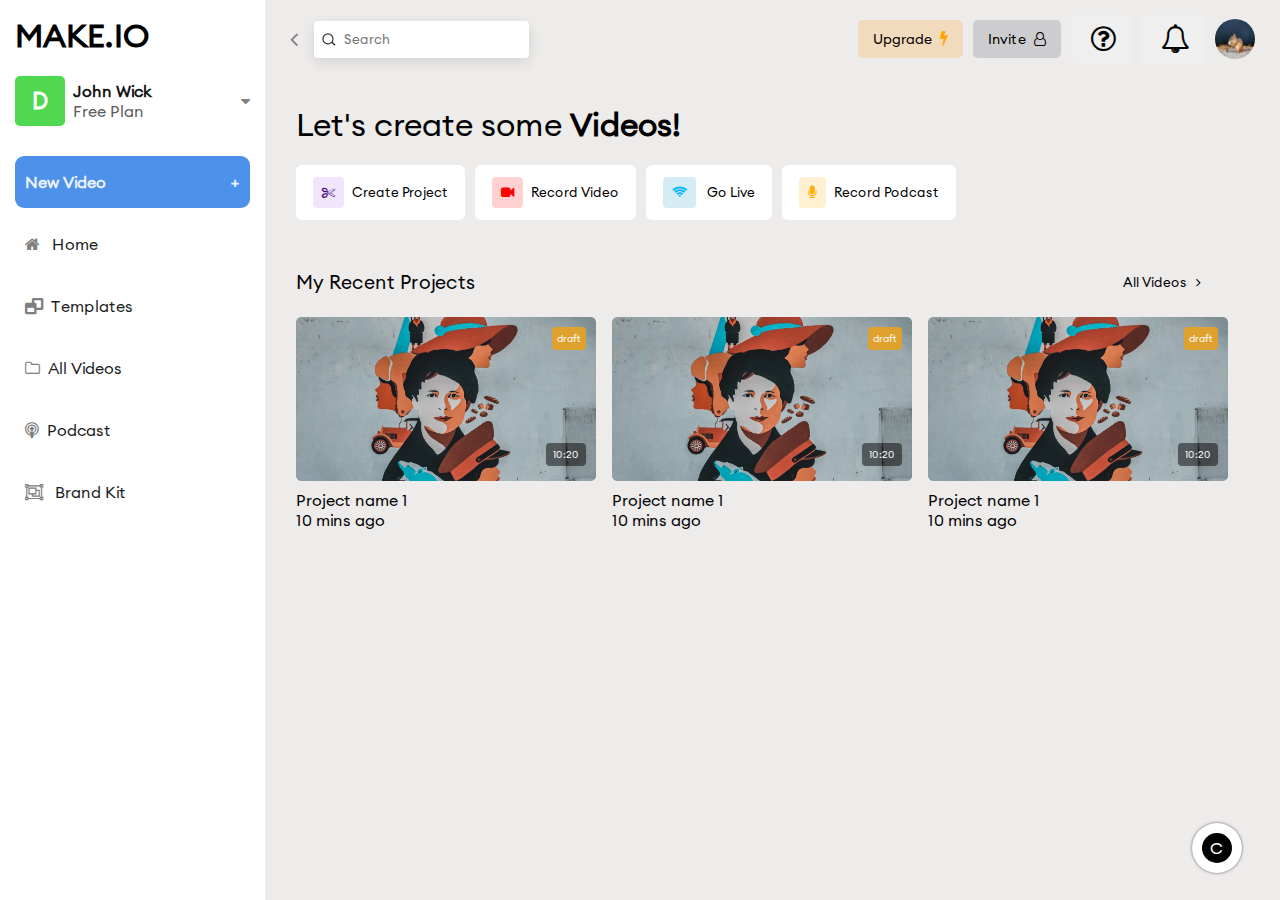
<file: index.html>
<!DOCTYPE html>
<html lang="en">
<head>
  <meta charset="UTF-8">
  <meta name="viewport" content="width=device-width, initial-scale=1.0">
  <title>MAKE.IO</title>
  <link rel="shortcut icon" href="./image/pexels-tobias-bjørkli-2236382.png" type="image/x-icon">
  <link rel="stylesheet" href="./styles/main.css">
  <link rel="stylesheet" href="https://cdnjs.cloudflare.com/ajax/libs/font-awesome/4.7.0/css/font-awesome.min.css">
</head>
<body>
  <div class="main-container">
    <div class="left-side">
      <div class="logo">make.io</div>
      <div class="user-info">
        <div class="user-logo">D</div>
        <div class="user-name">
          <h2>John Wick</h2>
          <p>Free Plan</p>
        </div>
        <i class="fa fa-caret-down" aria-hidden="true"></i>
      </div>
      <div class="btn-new side-bar-tab">
        <button>New Video </button>
        <span>+</span>
      </div>
      <div class="side-bar-tabs">
        <ul>
          <li class="side-bar-tab"><i class="fa fa-home" aria-hidden="true"></i> Home</li>
          <li class="side-bar-tab"><i class="fa fa-window-restore" aria-hidden="true"></i>Templates</li>
          <li class="side-bar-tab"><i class="fa fa-folder-o" aria-hidden="true"></i>All Videos</li>
          <li class="side-bar-tab"><i class="fa fa-podcast" aria-hidden="true"></i>Podcast</li>
          <li class="side-bar-tab"><i class="fa fa-object-group" aria-hidden="true"></i> brand kit</li>
        </ul>
      </div>
    </div>
    <div class="right-side">
      <div class="header-dashboard">
        <div class="left-header-part">
          <i class="fa fa-angle-left" aria-hidden="true"></i>
          <div class="search-bar">
            <img src="./image/Component 32.svg" alt="">
            <input type="search" placeholder="Search" />
          </div>
        </div>
        <div class="right-header-part">
          <button class="upgrade"> upgrade <i class="fa fa-bolt" aria-hidden="true"></i></button>
          <button class="invite">invite <i class="fa fa-user-o" aria-hidden="true"></i></button>
          <button class="icon-big"><i class="fa fa-question-circle-o" aria-hidden="true"></i></button>
          <button class="icon-big"><i class="fa fa-bell-o" aria-hidden="true"></i></button>
          <div class="user-circle">
            <img src="./image/pexels-tetyana-kovyrina-1692984 (1).jpg" alt="">
          </div>
        </div>
      </div>
      <div class="project-functions">
        <p>Let's create some <b>Videos!</b></p>
        <div class="action-buttons">
          <button><i class="fa fa-scissors" aria-hidden="true"></i>Create Project</button>
          <button><i class="fa fa-video-camera" aria-hidden="true"></i>Record Video</button>
          <button><i class="fa fa-wifi" aria-hidden="true"></i> Go Live</button>
          <button><i class="fa fa-microphone" aria-hidden="true"></i>Record Podcast</button>
        </div>
      </div>
      <div class="my-recent-videos project-functions">
        <div class="recent-video-header-line">
          <p>My Recent Projects</p>
          <button>All Videos &nbsp; <i class="fa fa-angle-right" aria-hidden="true"></i></button>
        </div>
        <div class="recent-projects">
          <a href="./editor.html">
            <div class="recent-project">
              <img src="./image/pexels-tobias-bjørkli-2236382@2x.png" alt="">
              <p>Project name 1</p>
              <p>10 mins ago</p>
              <span class="project-time">10:20</span>
              <span class="project-label">draft</span>
            </div>
          </a>

          <a href="./editor.html">
            <div class="recent-project">
              <img src="./image/pexels-tobias-bjørkli-2236382@2x.png" alt="">
              <p>Project name 1</p>
              <p>10 mins ago</p>
              <span class="project-time">10:20</span>
              <span class="project-label">draft</span>
            </div>
          </a>
          <a href="./editor.html">
            <div class="recent-project">
              <img src="./image/pexels-tobias-bjørkli-2236382@2x.png" alt="">
              <p>Project name 1</p>
              <p>10 mins ago</p>
              <span class="project-time">10:20</span>
              <span class="project-label">draft</span>
            </div>
          </a>
        </div>
      </div>
    </div>
  </div>
  <div class="chat-icon">
    <span>C</span>
  </div>
</body>
</html>
</file>
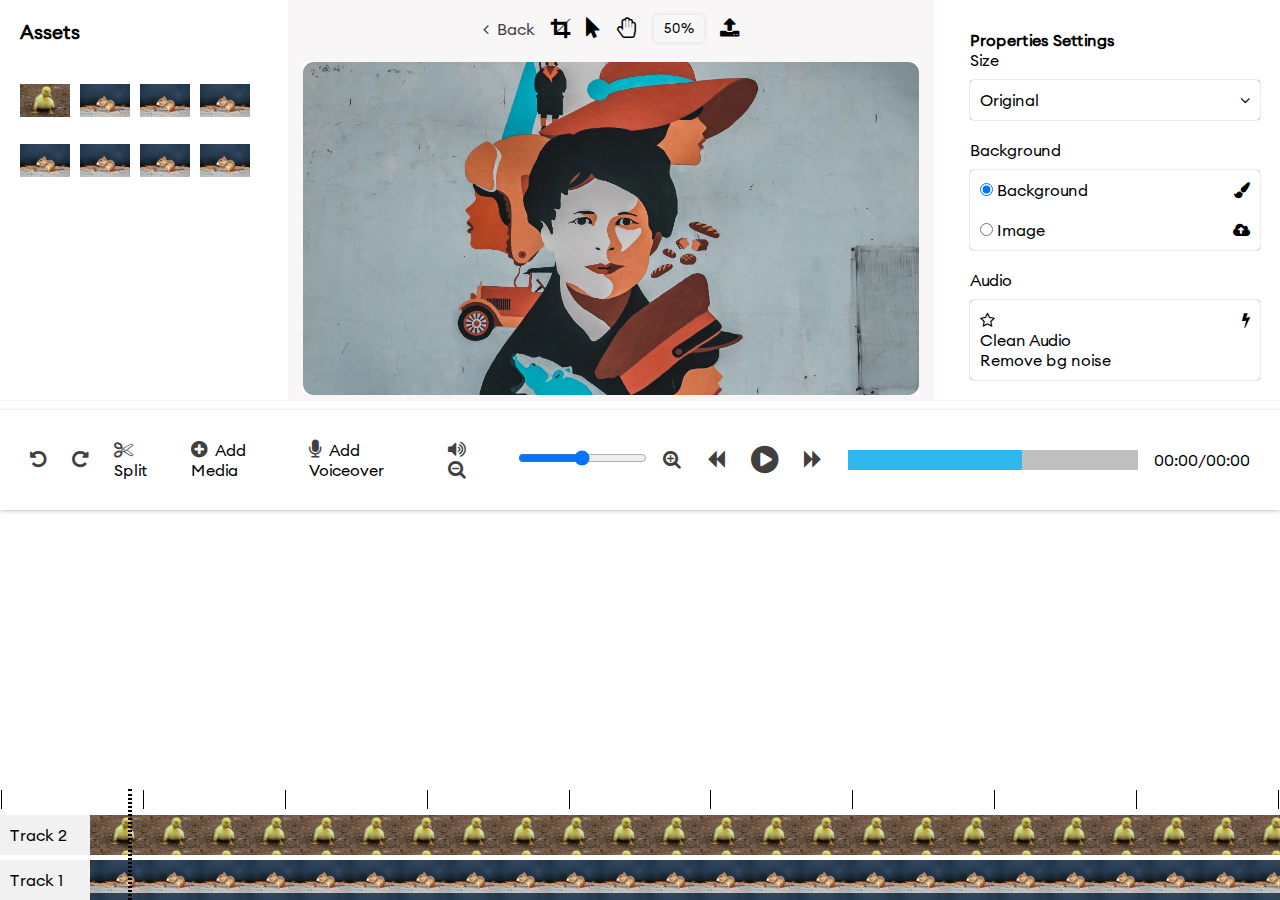
<file: editor.html>
<!DOCTYPE html>
<html lang="en">

<head>
    <meta charset="UTF-8">
    <meta name="viewport" content="width=device-width, initial-scale=1.0">
    <title>MAKE.IO</title>
  <link rel="shortcut icon" href="./image/pexels-tobias-bjørkli-2236382.png" type="image/x-icon">
  
    <link rel="stylesheet" href="./styles/editor.css">
    <link rel="stylesheet" href="https://cdnjs.cloudflare.com/ajax/libs/font-awesome/4.7.0/css/font-awesome.min.css">
</head>

<body>
    <div class="main-container">
        <div class="assets-container">
            <p>Assets</p>
            <div class="assets">
                <div class="asset-box">
                    <img src="./image/pexels-pixabay-162140 (1).jpg" alt="">
                </div>
                <div class="asset-box">
                    <img src="./image/pexels-tetyana-kovyrina-1692984 (1).jpg" alt="">
                </div>
                <div class="asset-box">
                    <img src="./image/pexels-tetyana-kovyrina-1692984 (1).jpg" alt="">
                </div>
                <div class="asset-box">
                    <img src="./image/pexels-tetyana-kovyrina-1692984 (1).jpg" alt="">
                </div>
                <div class="asset-box">
                    <img src="./image/pexels-tetyana-kovyrina-1692984 (1).jpg" alt="">
                </div>
                <div class="asset-box">
                    <img src="./image/pexels-tetyana-kovyrina-1692984 (1).jpg" alt="">
                </div>
                <div class="asset-box">
                    <img src="./image/pexels-tetyana-kovyrina-1692984 (1).jpg" alt="">
                </div>
                <div class="asset-box">
                    <img src="./image/pexels-tetyana-kovyrina-1692984 (1).jpg" alt="">
                </div>
            </div>
            <div class="asset-add-buttons">
                <i class="fa fa-plus-square" aria-hidden="true"></i>
                <i class="fa fa-list" aria-hidden="true"></i>
                <i class="fa fa-th" aria-hidden="true"></i>
            </div>
        </div>
        <div class="video-container">
            <div class="video-format">
                <a href="./index.html"><i class="fa fa-angle-left"></i> &nbsp;Back</a>
                <button><i class="fa fa-crop" aria-hidden="true"></i></button>
                <button><i class="fa fa-mouse-pointer" aria-hidden="true"></i></button>
                <button><i class="fa fa-hand-paper-o" aria-hidden="true"></i></button>
                <button class="size">50%</button>
                <div class="export-button">
                    <button><i class="fa fa-upload" aria-hidden="true"></i></button>
                </div>
            </div>
            <div class="video-frame">
                <img src="./image/pexels-tobias-bjørkli-2236382@2x.png" alt="">
            </div>
        </div>
        <div class="properties-container">
            <div class="properties-wrapper">
                <h4>Properties Settings</h4>
                <p>Size</p>
                <div class="property-box">
                    <p>Original</p>
                    <span><i class="fa fa-angle-down" aria-hidden="true"></i></span>
                </div>
                <p>Background</p>
                <div class=" background-box">
                    <div class="bg-box">
                        <div>
                            <input type="radio" checked name="bg">
                            <label for="">Background</label>
                        </div>

                        <i class="fa fa-paint-brush" aria-hidden="true"></i>
                    </div>
                    <div class="bg-box">
                        <div>
                            <input type="radio" name="bg">
                            <label for="">Image</label>
                        </div>

                        <i class="fa fa-cloud-upload" aria-hidden="true"></i>
                        <!-- <input type="image"> -->
                    </div>
                </div>
                <p>Audio</p>
                <div class="property-box">
                    <div>
                        <i class="fa fa-star-o" aria-hidden="true"></i>
                        <p>Clean Audio</p>
                        <p>Remove bg noise</p>
                    </div>
                    <span><i class="fa fa-bolt" aria-hidden="true"></i></span>
                </div>
                <p>Duration</p>
                <div class="property-box">
                    <p>10:10</p>
                    <span><i class="fa fa-clock-o" aria-hidden="true"></i></span>
                </div>
            </div>
        </div>
    </div>
    <div class="play-controller">
        <p><i class="fa fa-undo" aria-hidden="true"></i></p>
        <p><i class="fa fa-repeat" aria-hidden="true"></i></p>
        <p><i class="fa fa-scissors" aria-hidden="true"></i> Split</p>
        <p><i class="fa fa-plus-circle" aria-hidden="true"></i> add media</p>
        <p><i class="fa fa-microphone" aria-hidden="true"></i> add voiceover</p>
        <p><i class="fa fa-volume-up" aria-hidden="true"></i>&nbsp; <i class="fa fa-search-minus"
                aria-hidden="true"></i></p>
        <div class="sound-bar">
            <input type="range" name="" id="">
        </div>
        <p><i class="fa fa-search-plus" aria-hidden="true"></i></p>
        <p><i class="fa fa-backward" aria-hidden="true"></i></p>
        <p><i class="fa fa-play-circle" aria-hidden="true"></i></p>
        <p><i class="fa fa-forward" aria-hidden="true"></i></p>
        <div class="duration-time">
            <div class="duration-roller"></div>
        </div>
        00:00/00:00
    </div>
    <div class="editor-controll-panel">
        <div class="selector-track"></div>
        <div class="scale-base">
            <div class="tick"></div>
            <div class="tick"></div>
            <div class="tick"></div>
            <div class="tick"></div>
            <div class="tick"></div>
            <div class="tick"></div>
            <div class="tick"></div>
            <div class="tick"></div>
            <div class="tick"></div>
            <div class="tick"></div>
        </div>
        <div class="tracks-wrapper">
            <div class="track track2">
                <div class="track-name">Track 2</div>
            </div>
            <div class="track track1">
                <div class="track-name">Track 1</div>
            </div>
        </div>
    </div>
</body>

</html>
</file>
<file: styles/main.css>
@font-face {
  font-family: Euclidcircular;
  src: url(../font/euclid-circular-a/Euclid\ Circular\ A\ Regular.ttf);
}
*{
    padding: 0;
    margin: 0;
    box-sizing: border-box;
    font-family: Euclidcircular,sans-serif;
}
body{
    padding: 0;
    margin: 0;
    background-color: #eeebeb;
}

.main-container{
    width: 100%;
    display: flex;
    align-items: flex-start;
}

/*left side bar styling */

.left-side{
    width: 330px;
    min-height: 100vh;
    /* border: 2px solid red; */
    padding: 15px;
    background-color: #fff;
}

.logo{
    font-size: 2rem;
    text-transform: uppercase;
    font-weight: bold;
}

.user-info{
    /* border: 1px solid red; */
    display: flex;
    align-items: center;
    gap: 8px;
    margin: 20px auto;
}
.user-logo{
    width: 50px;
    height: 50px;
    background-color: rgb(81, 216, 81);
    border-radius: 5px;
    display: flex;
    align-items: center;
    justify-content: center;
    color: #fff;
    font-size: 1.4rem;
    font-weight: bold;
}
.user-name{
    flex: 1;
}
.user-info i{
    color: gray;
}
.user-name h2{
    font-size: 1rem;
    color: rgba(0, 0, 0, 0.904);
}
.user-name p{
    color: #5e5c5c;
}


.btn-new{
    margin-top: 30px !important; 
    background-color: rgba(57, 133, 233, 0.897);
    display: flex;
    align-items: center;
    justify-content: space-between;
    cursor: pointer;
}

.btn-new:hover{
    background-color: rgba(57, 133, 233, 0.575);
}

.side-bar-tab{
    width: 100%;
    padding: 16px 10px;
    /* background-color: rgba(57, 133, 233, 0.897); */
    border-radius: 9px;
    margin: 10px auto;
}
.side-bar-tabs ul{
    list-style: none;
    color: rgb(31, 31, 31);
    text-transform: capitalize;
}
.side-bar-tabs ul li:hover{
    background-color: #d4cece;
    cursor: pointer;
    color: #000000;
}
.side-bar-tab i{
    margin-right: 8px;
    color: gray;
}
.btn-new button{
    outline: none;
    background-color: transparent;
    border: none;
    display: flex;
    align-items: center;
    justify-content: space-between;
}
.btn-new button,.btn-new span{
    color: #ffffffe3;
    font-size: 16px;
    font-weight: bold;
}

.right-side{
    width: 100%;
    min-height: 100vh;
    /* border: 2px solid yellow; */
    padding: 15px 25px;
}

.header-dashboard{
    /* border: 1px solid red; */
    /* padding: 15px; */
    display: flex;
    align-items: center;
    justify-content: space-between;
}
.left-header-part{
    display: flex;
    align-items: center;
    gap: 1rem;
}
.left-header-part i{
    font-size: 1.4rem;
    color: grey;   
}

.search-bar{
    background-color: #fff;
    padding: 5px;
    box-shadow: 0px 4px 13px #0000001c;
    border-radius: 4px;
    display: flex;
    align-items: center;
}

.search-bar input{
    outline: none;
    border: none;
    background-color: transparent;
    padding: 5px;
}

.user-circle{
    width: 40px;
    height: 40px;
    /* background-color: #000000; */
    border-radius: 50%;
    overflow: hidden;
}
.user-circle img{
    width: 100%;
    height: 100%;
}


.right-header-part{
    display: flex;
    align-items: center;
    gap: 10px;
}

.right-header-part button{
    padding: 10px 15px;
    font-size: 14px;
    border: none;
    outline: none;
    border-radius: 5px;
    text-transform: capitalize;   
}
.right-header-part button > i{
   margin-left: 5px;
}


.upgrade{
    background-color: rgba(255, 166, 33, 0.233);
}
.upgrade > i{
    color: orange;
    font-size: 1rem;
}


.icon-big> i{
    font-size: 1.8rem;
    color: #030303;
}

.invite{
    background-color: rgba(80, 88, 100, 0.205);
}

.project-functions{
    padding: 40px 6px 10px 6px;
}

.project-functions> p{
    font-size: 2rem;
    font-weight: normal;
    padding-bottom: 20px;
}

.action-buttons{
    display: flex;
    align-items: center;
    gap: 10px;
}
.action-buttons button{
    /* width: 160px; */
    border: none;
    cursor: pointer;
    outline: none;
    background-color: #fff;
    padding: 12px 17px;
    border-radius: 6px;
}
.action-buttons button > i{
    margin-right: 8px;
    padding: 9px;
    /* border: 1px solid red; */
    border-radius: 4px;
    color: #030303;
}
.action-buttons button .fa-scissors{
    background-color: rgba(179, 111, 243, 0.185);
    color: rgb(66, 0, 121);
}
.action-buttons button .fa-video-camera{
    background-color: rgba(255, 0, 0, 0.18);
    color: red;
}
.action-buttons button .fa-wifi{
    background-color: rgba(25, 152, 202, 0.18);
    color: rgb(0, 183, 255);
}
.action-buttons button .fa-microphone{
    background-color: rgba(255, 174, 0, 0.18);
    color:rgb(255, 174, 0);
   
}
.recent-video-header-line{
    max-width: 95%;
    display: flex;
    align-items: center;
    justify-content: space-between;
}

.recent-video-header-line p{
    font-size: 1.2rem;
    color: #030303;
}

.recent-video-header-line button{
    outline: none;
    border: none;
    background-color: transparent;
}

.recent-projects{
    margin-top: 23px;
    display: flex;
    align-items: flex-start;
    gap: 1rem;
}
.recent-project{
    width: 300px;
    position: relative;
    top: 0;
    left: 0;
    bottom: 0;
    right: 0;
}

.recent-project img{
    width: 100%;
    padding-bottom: 5px;
}

.project-time{
    background-color: #03030381;
    position: absolute;
    right: 10px;
    bottom: 30%;
    color: #fff;
    padding: 5px 7px;
    font-size: 10px;
    border-radius: 4px;
}

.project-label{
    background-color: rgb(223, 161, 46);
    padding: 5px;
    font-size: 10px;
    text-transform: capitalize;
    border-radius: 4px;
    color: #fff;
    position: absolute;
    top: 10px;
    right: 10px;
}

a{
    text-decoration: none;
    color: #030303;
}

.chat-icon{
    width: 50px;
    height: 50px;
    background-color: #fff;
    border-radius: 50%;
    position: absolute;
    bottom: 3%;
    right: 3%;
    display: flex;
    align-items: center;
    justify-content: center;
    box-shadow: 0px 0px 3px #5e5c5c;
}
.chat-icon span{
    height: 30px;
    width: 30px;
    padding: 5px;
    background-color: #000000;
    border-radius: 50%;
    color: #fff;
    display: flex;
    align-items: center;
    justify-content: center;
}
</file>
<file: styles/editor.css>
@font-face {
    font-family: Euclidcircular;
    src: url(../font/euclid-circular-a/Euclid\ Circular\ A\ Regular.ttf);
}
*{
    margin: 0;
    padding: 0;
    box-sizing: border-box;
    font-family: Euclidcircular,sans-serif;
}
body{
 margin: 0;   
 padding: 0;
 background-color: #fff;
}

.main-container{
    /* padding: 10px; */
    display: flex;
    height: 400px;
    /* align-items: flex-start; */
    gap: 1rem;
    overflow: hidden;
    box-shadow: 0px 0px 1px silver;
}

.assets-container{
    min-width: 270px;
    /* border: 1px solid red; */
    padding: 20px 20px;
    min-height: 100vh;
    overflow: scroll;
    position: relative;
    top: 0;
    left: 0;
    right: 0;
    bottom: 0;
}

.assets-container p{
    font-size: 1.2rem;
    font-weight: bold;
}

.asset-add-buttons{
    /* border: 2px solid red; */
    position: absolute;
    bottom: 36%;
    right: 20px;
    display: flex;
    align-items: center;
    gap: 10px;
}

.assets{
    display: flex;
    align-items: flex-start;
    /* justify-content: space-between; */
    /* margin-top: 19px; */
    padding-top: 40px;
    gap: 10px;
    flex-wrap: wrap;
}

.asset-box{
    width: 50px;
    height: 50px;
    /* background-color: rgb(236, 172, 52); */
    /* border: 1px solid red; */
}

.video-container{
    width: 100%;
    /* border: 1px solid red; */
    padding: 15px;
    background-color: #f8f6f6;
    box-sizing: border-box;
}

.video-format{
    display: flex;
    align-items: center;
    justify-content: center;
    gap: 1rem;
}
.video-format button{
    outline: none;
    border: none;
    background-color: transparent;
}
.video-format button i{
    font-size: 1.3rem;
}
.video-frame{
    width: 100%;
    /* border: 1px solid red; */
    background-color: #fff;
    /* padding: 20px; */
    margin-top: 20px;
    height: 90%;
}
.video-frame img{
    width: 100%;
    height: 100%;
}

.properties-container{
    min-width: 330px;
    padding: 10px 20px;
    /* border: 1px solid red; */
    overflow-y: scroll;
}

.properties-wrapper{
    padding: 20px 0px;
}

.property-box{
    margin-bottom: 20px;
    margin-top: 10px;
    /* border: 1px solid red; */
    box-shadow: 0px 0px 1px #413f3f;
    border-radius: 4px;
    padding: 10px;
    display: flex;
    justify-content: space-between;
}
.background-box{
    margin-bottom: 20px;
    margin-top: 10px;
    /* border: 1px solid red; */
    box-shadow: 0px 0px 1px #413f3f;
    border-radius: 4px;
    /* padding: 10px; */
}

.bg-box{
 padding: 10px 10px;
 display: flex;
 align-items: center;
 justify-content: space-between;
}

.size{
    padding: 5px 10px;
    box-shadow: 0px 0px 5px #dad9d9;
    border-radius: 4px;
}



.play-controller{
    padding: 30px;
    /* border: 1px solid red; */
    margin-top: 10px;
    display: flex;
    align-items: center;
    justify-content: center;
    box-shadow: 0px 1px 4px silver;
    /* background-color: #f1f1f1; */
    gap: 1rem;
    text-transform: capitalize;
}
.play-controller p{
    margin-right: 5px;
}
.play-controller p i{
    font-size: 1.2rem;
    color: #413f3f;
    margin-right: 5px;
}
.fa-play-circle{
    font-size: 2rem !important;
}
.duration-time{
    width: 320px;
    background-color: #c0c0c0;
    /* border: 1px solid silver; */

    /* border-radius: 8px; */
    overflow: hidden;
    /* padding: 3px; */
}
.duration-roller{
    width: 60%;
    background-color: rgb(48, 184, 238);
    padding: 10px;
}

.editor-controll-panel{
    width: 100%;
    /* height: 100px; */
    /* border: 1px solid red; */
    /* background-color: red; */
    /* padding: 10px 0px; */
    position: absolute;
    bottom: 0;
}

.scale-base{
    width: 100%;
    /* background-color: #000; */
    padding: 1px;
    display: flex;
    align-items: center;
    justify-content: space-between;
    gap: 10px;
}

.tick{
    width: 1px;
    background-color: #000;
    height: 19px;
    display: flex;
    align-items: center;
    justify-content: space-between;
    gap: 4px;
}

.tracks-wrapper{
    /* border: 1px solid red; */
}
.track{
    width: 100%;
    /* padding: 10px; */
    /* background-color: rgb(29, 207, 68); */
    background-repeat: repeat;
    /* margin-bottom: 5px; */
    /* border-bottom: 1px solid black; */
    margin-top: 5px;
}

.track1{
    background-image: url(../image/pexels-tetyana-kovyrina-1692984\ \(1\).jpg);
}
.track2{
    background-image: url(../image/pexels-pixabay-162140\ \(1\).jpg);
}

.track-name{
    width: 90px;
    padding: 10px;
    /* border: 1px solid black; */
    background-color: #f1f1f1;

}

a{
    font-size: 1rem !important;
    color: #413f3f;
    text-decoration: none;
}

.selector-track{
    width: 2px;
    height: 100%;
    /* background-color: black; */
    border: 2px dotted black;
    position: absolute;
    bottom: 0;
    left: 10%;
}
</file>
